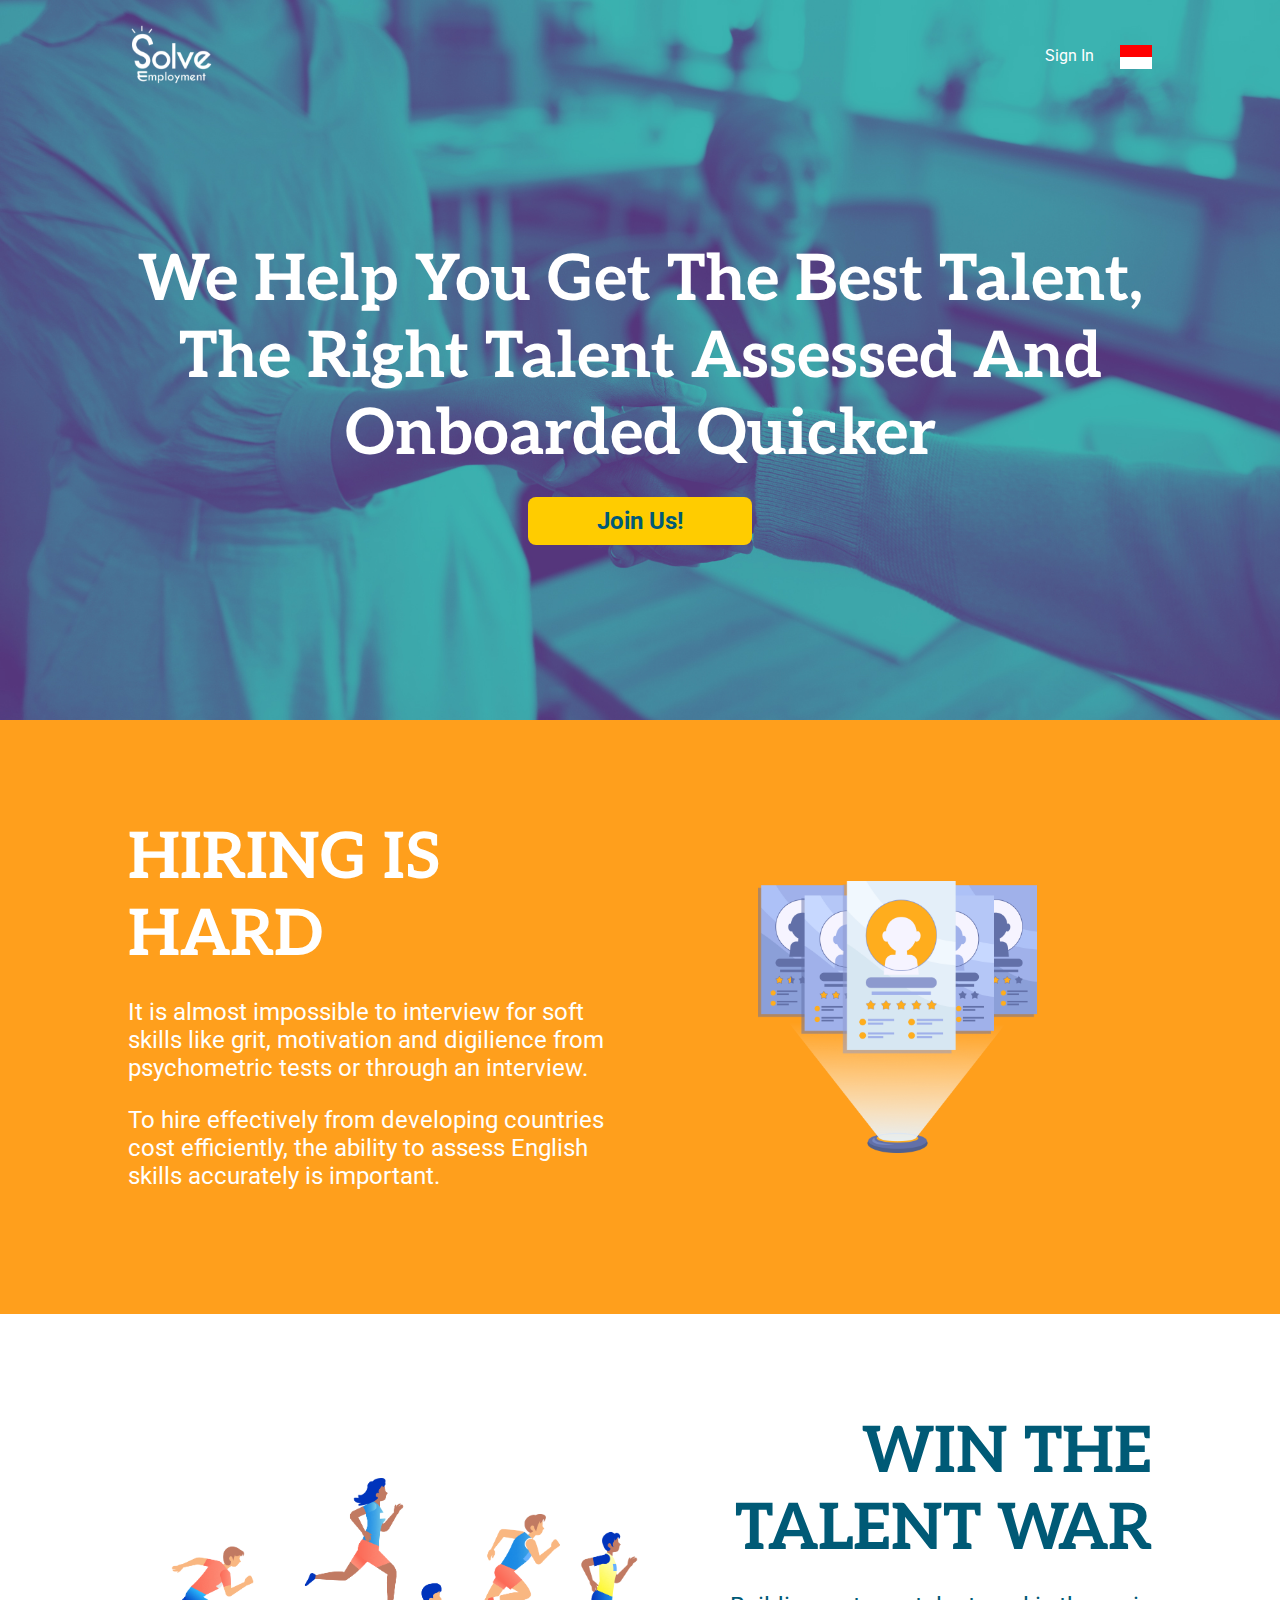
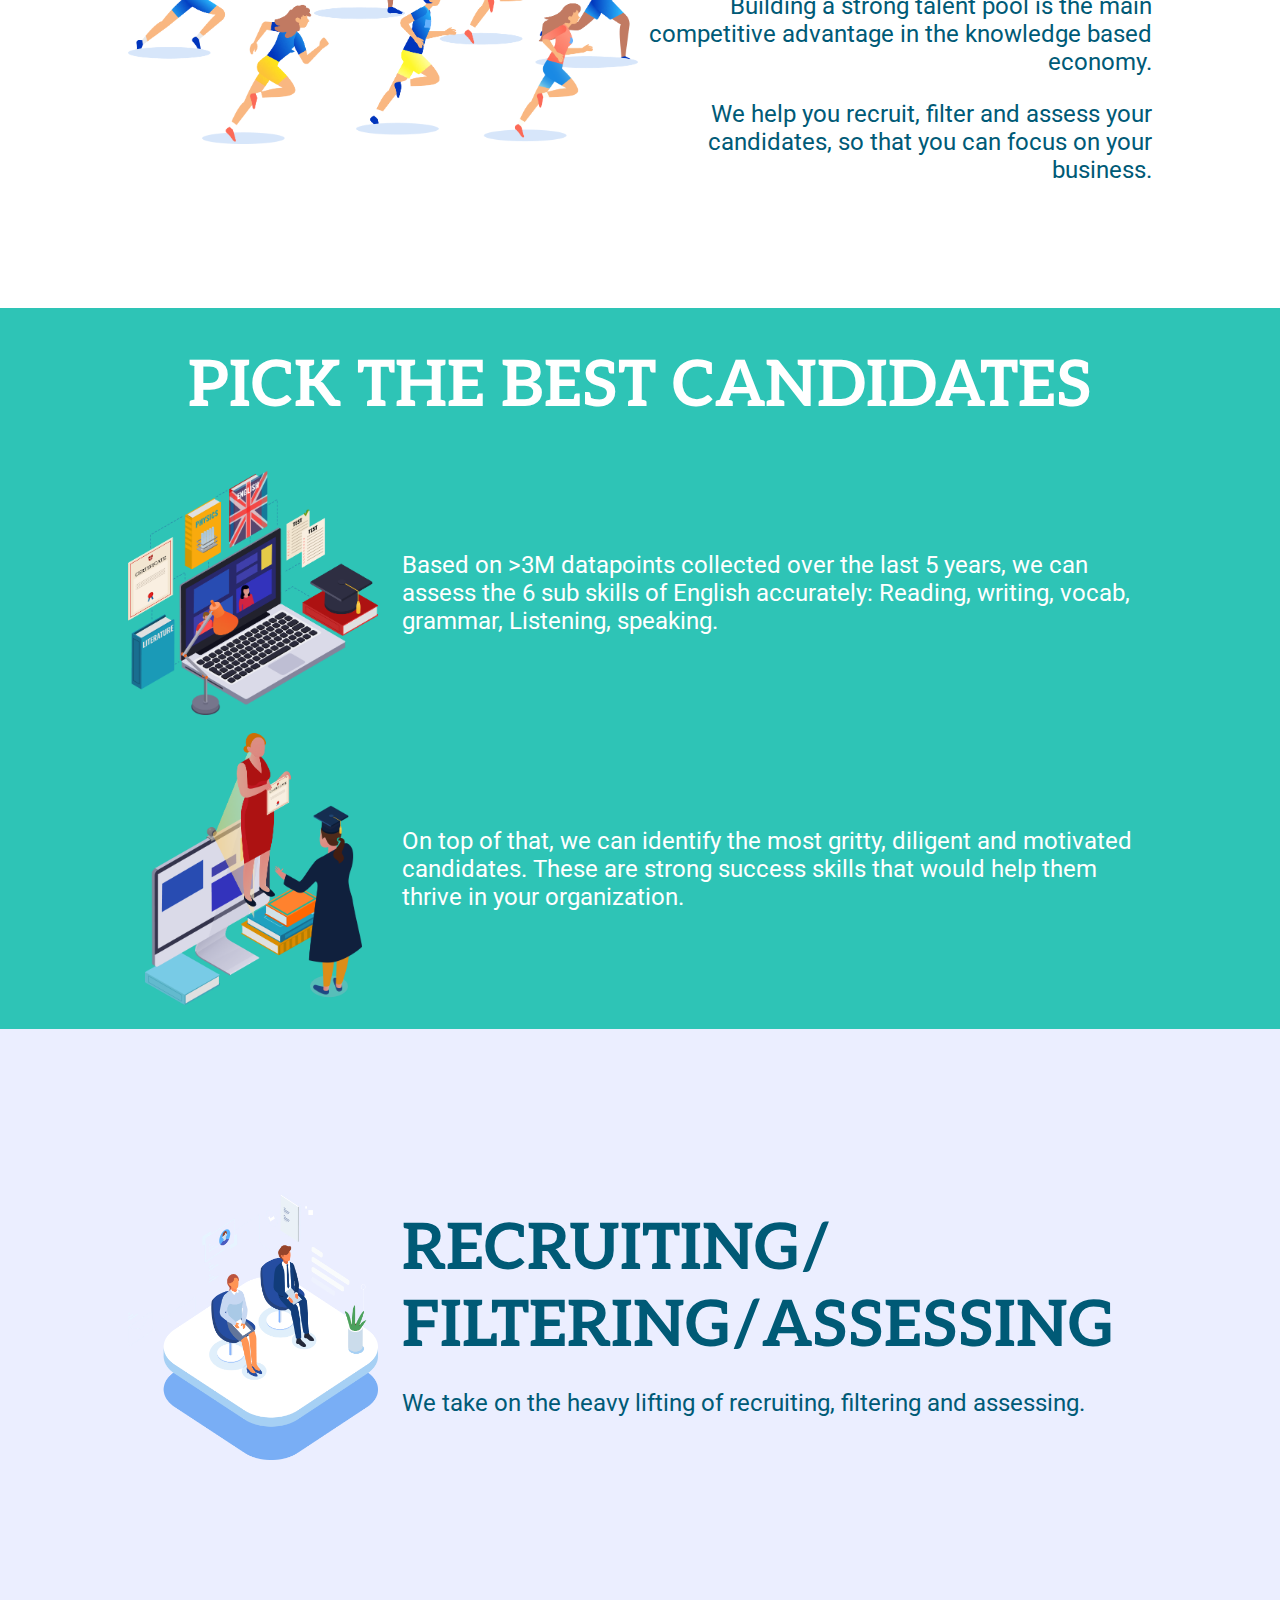
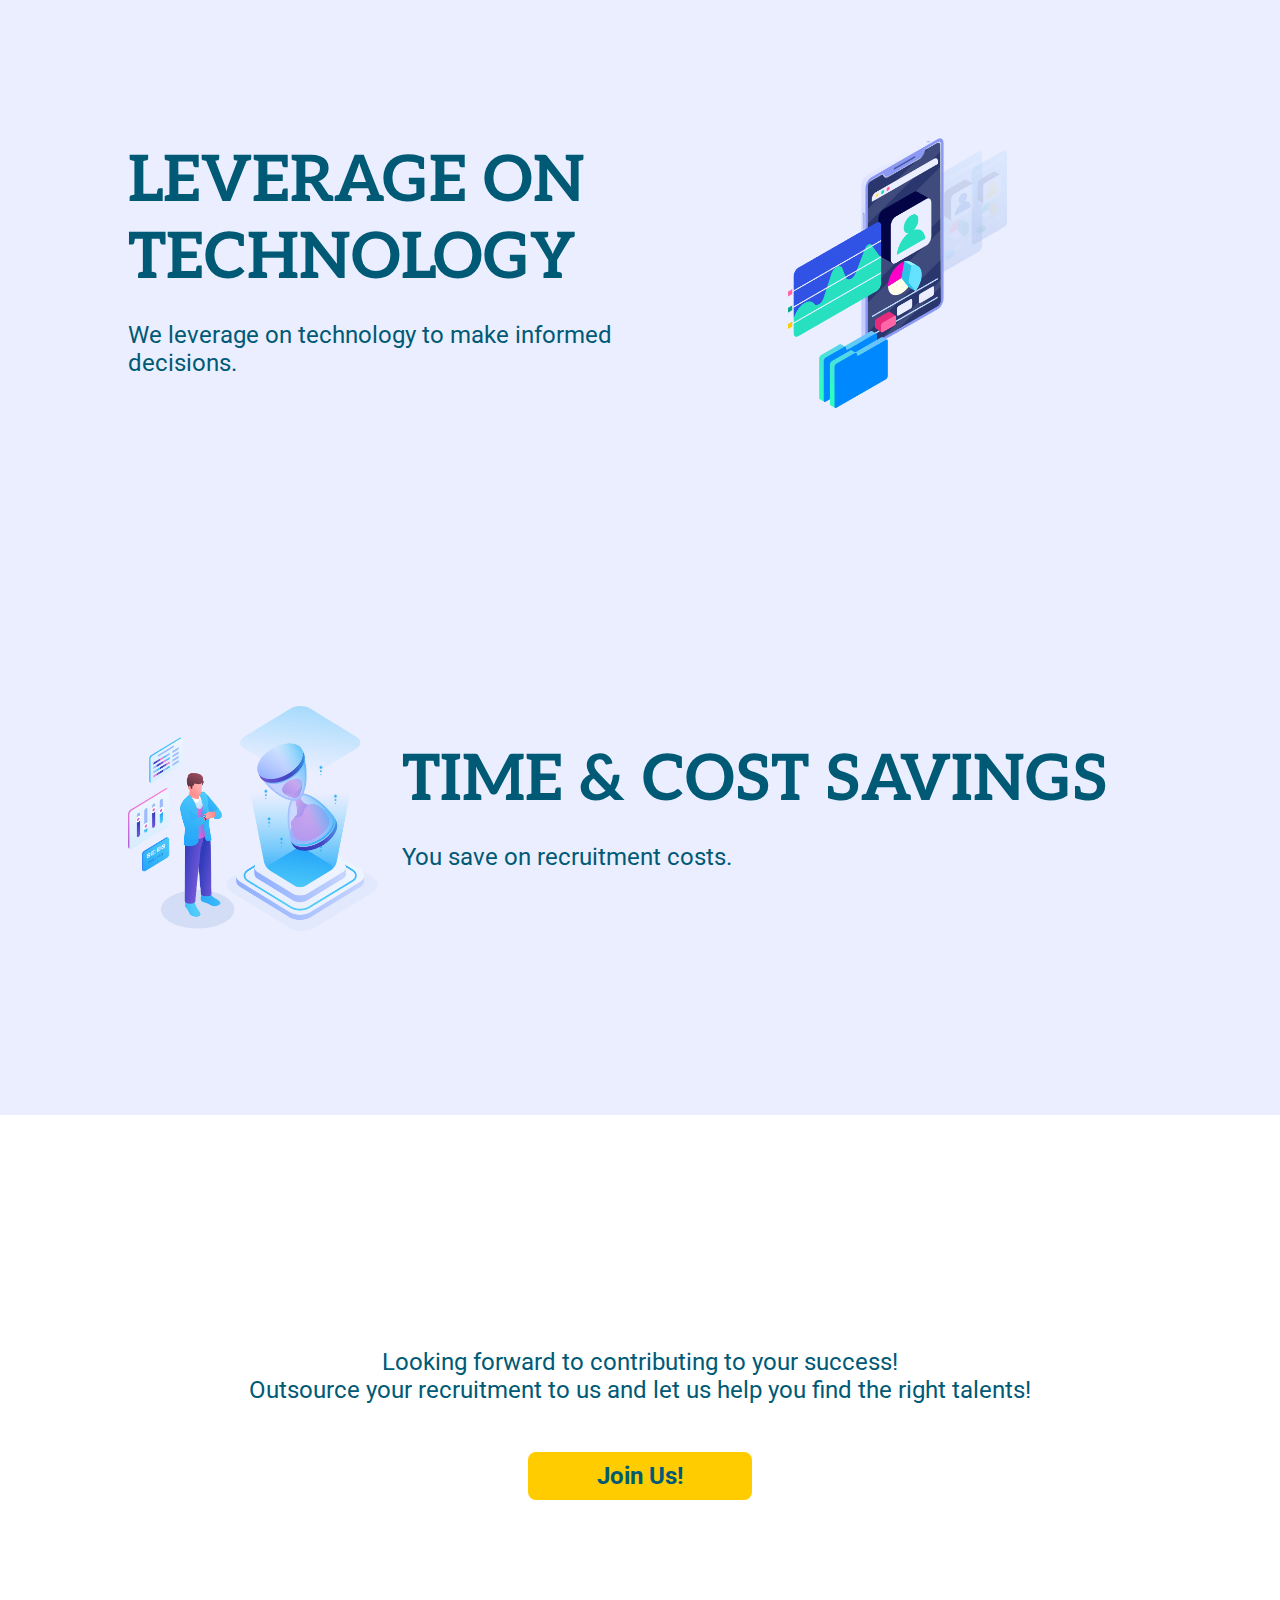
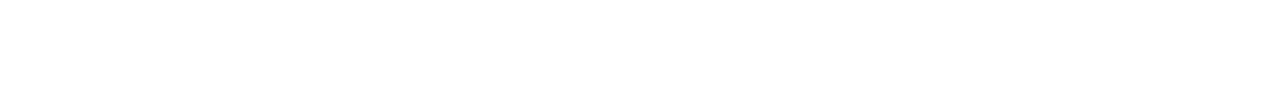
<file: index.html>
<!DOCTYPE html>
<html lang="en">
<head>
  <meta charset="UTF-8">
  <meta http-equiv="X-UA-Compatible" content="IE=edge">
  <meta name="viewport" content="width=device-width, initial-scale=1.0">
  <title>Solve Employment</title>
  <meta name="description" content="We help you get the best talent, the right talent assessed and onboarded quicker">
  <link href="icon-192.png" rel="apple-touch-icon" sizes="any">
  <link href="icon-192.png" rel="icon" sizes="any">
  <link href="manifest.json" rel="manifest">
  <link href="https://fonts.googleapis.com" rel="preconnect">
  <link href="https://fonts.gstatic.com" rel="preconnect" crossorigin>
  <link href="https://fonts.googleapis.com/css2?family=Aleo:wght@700&family=Roboto&display=swap" rel="preload" as="style">
  <link href="https://fonts.googleapis.com/css2?family=Aleo:wght@700&family=Roboto&display=swap" rel="stylesheet">
  <link href="style.css" rel="preload" as="style">
  <link href="style.css" rel="stylesheet">
</head>
<body>
  <header>
    <div class="wrapper">
      <div>
        <img alt="icon" aria-hidden="true" height="62" src="logo.svg" width="87">
      </div>
      <div>
        <span class="welcome"></span>
        <button class="sign-in">Sign In</button>
        <a href="id" class="lang" lang="id">
          <span class="visuallyhidden">Bahasa Indonesia</span>
        </a>
      </div>
      <div>
        <h1 class="visuallyhidden">Solve Employment</h1>
        <p class="font-size--large">We help you get the best talent, the right talent assessed and onboarded quicker</p>
        <button class="join-us">Join Us!</button>
      </div>
    </div>
  </header>
  <main>
    <section>
      <div class="wrapper">
        <div>
          <h2 class="font-size--large">Hiring is Hard</h2>
          <p>It is almost impossible to interview for soft skills like grit, motivation and digilience from psychometric tests or through an interview.</p>
          <p>To hire effectively from developing countries cost efficiently, the ability to assess English skills accurately is important.</p>
        </div>
        <div class="frame one"></div>
      </div>
    </section>
    <section>
      <div class="wrapper">
        <div>
          <h2 class="font-size--large">Win The Talent War</h2>
          <p>Building a strong talent pool is the main competitive advantage in the knowledge based economy.</p>
          <p>We help you recruit, filter and assess your candidates, so that you can focus on your business.</p>
        </div>
        <div class="frame two"></div>
      </div>
    </section>
    <section>
      <h2 class="font-size--large">Pick The Best Candidates</h2>
      <div class="wrapper reverse">
        <div class="frame three"></div>
        <p>Based on >3M datapoints collected over the last 5 years, we can assess the 6 sub skills of English accurately: Reading, writing, vocab, grammar, Listening, speaking.</p>
        <div class="frame four"></div>
        <p>On top of that, we can identify the most gritty, diligent and motivated candidates. These are strong success skills that would help them thrive in your organization.</p>
      </div>
    </section>
    <section>
      <div class="wrapper reverse">
        <div class="frame five"></div>
        <div>
          <h2 class="font-size--large">Recruiting/<wbr>Filtering/<wbr>Assessing</h2>
          <p>We take on the heavy lifting of recruiting, filtering and assessing.</p>
        </div>
      </div>
      <div class="wrapper">
        <div>
          <h2 class="font-size--large">Leverage on Technology</h2>
          <p>We leverage on technology to make informed decisions.</p>
        </div>
        <div class="frame six"></div>
      </div>
      <div class="wrapper reverse">
        <div class="frame seven"></div>
        <div>
          <h2 class="font-size--large">Time &amp; Cost Savings</h2>
          <p>You save on recruitment costs.</p>
        </div>
      </div>
    </section>
  </main>
  <footer>
    <div class="wrapper">
      <div>
        <p>Looking forward to contributing to your success!<br>Outsource your recruitment to us and let us help you find the right talents!</p>
        <button class="join-us">Join Us!</button>
      </div>
    </div>
  </footer>
  <dialog>
    <form name="signIn">
      <h2>Sign In</h2>
      <p>
        <label>
          <span>Email:</span>
          <br>
          <input type="email" name="email" required>
        </label>
      </p>
      <p>
        <label>
          <span>Password:</span>
          <br>
          <input type="password" name="password" minlength="6" required>
        </label>
      </p>
      <p>
        <button>Submit</button>
        <button class="close" type="button">Close</button>
      </p>
    </form>
    <p class="progress" hidden>
      <progress></progress>
    </p>
  </dialog>
  <script src="script.js" type="module"></script>
  <noscript>🤖 Aplikasi web ini butuh JavaScript. Harap aktifkan.</noscript>
</body>
</html>
</file>
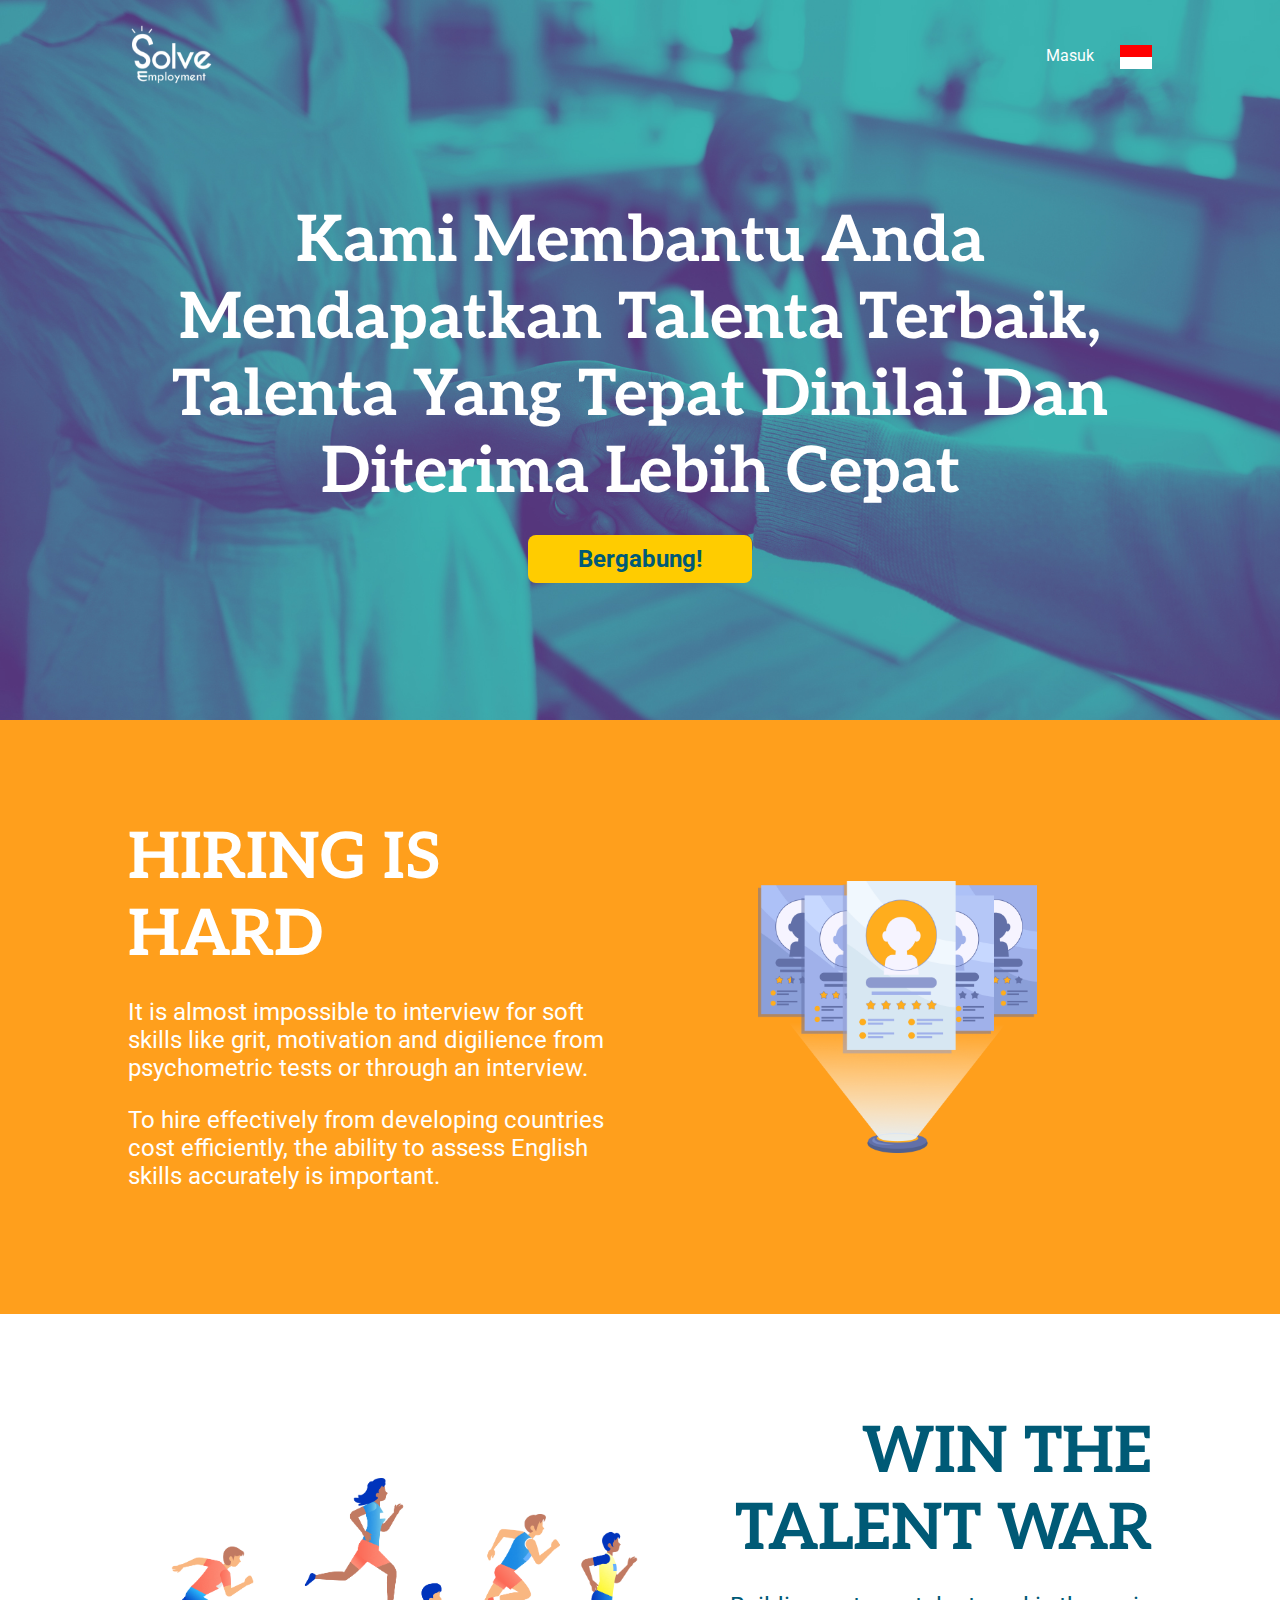
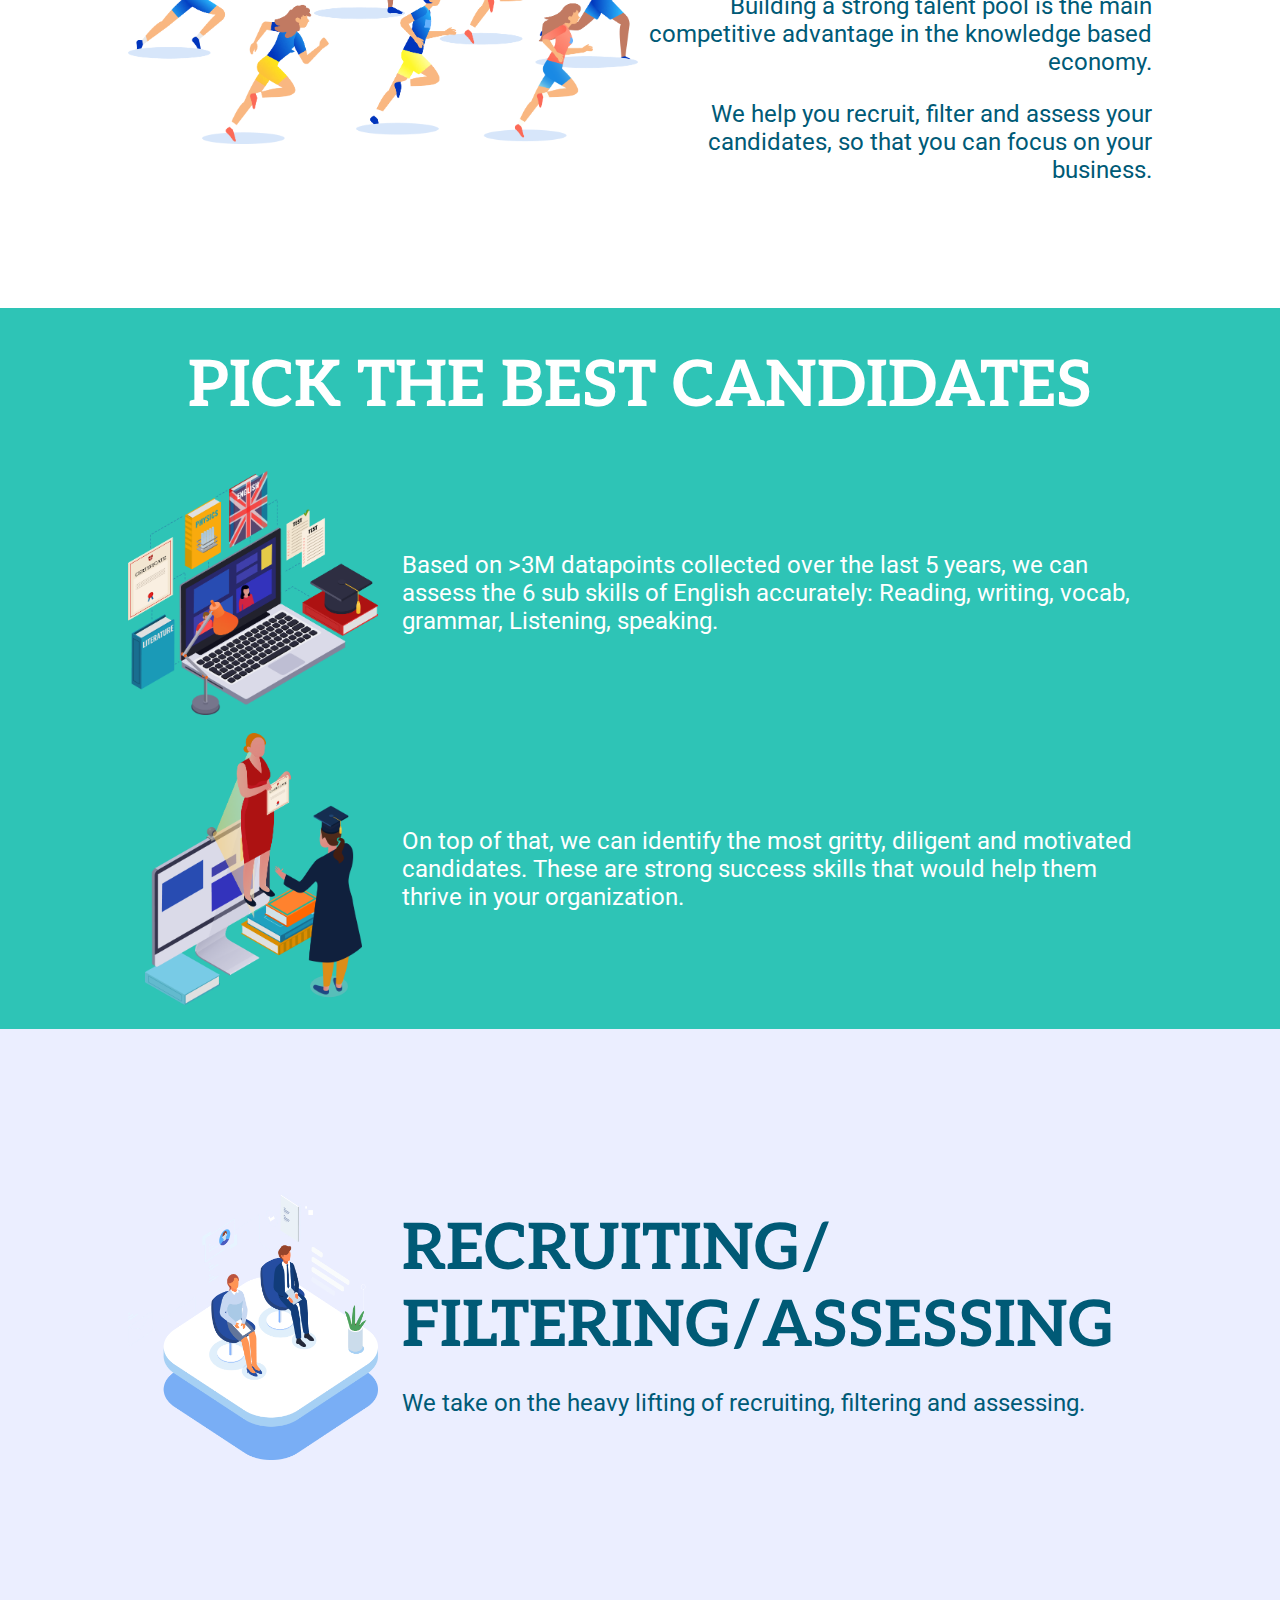
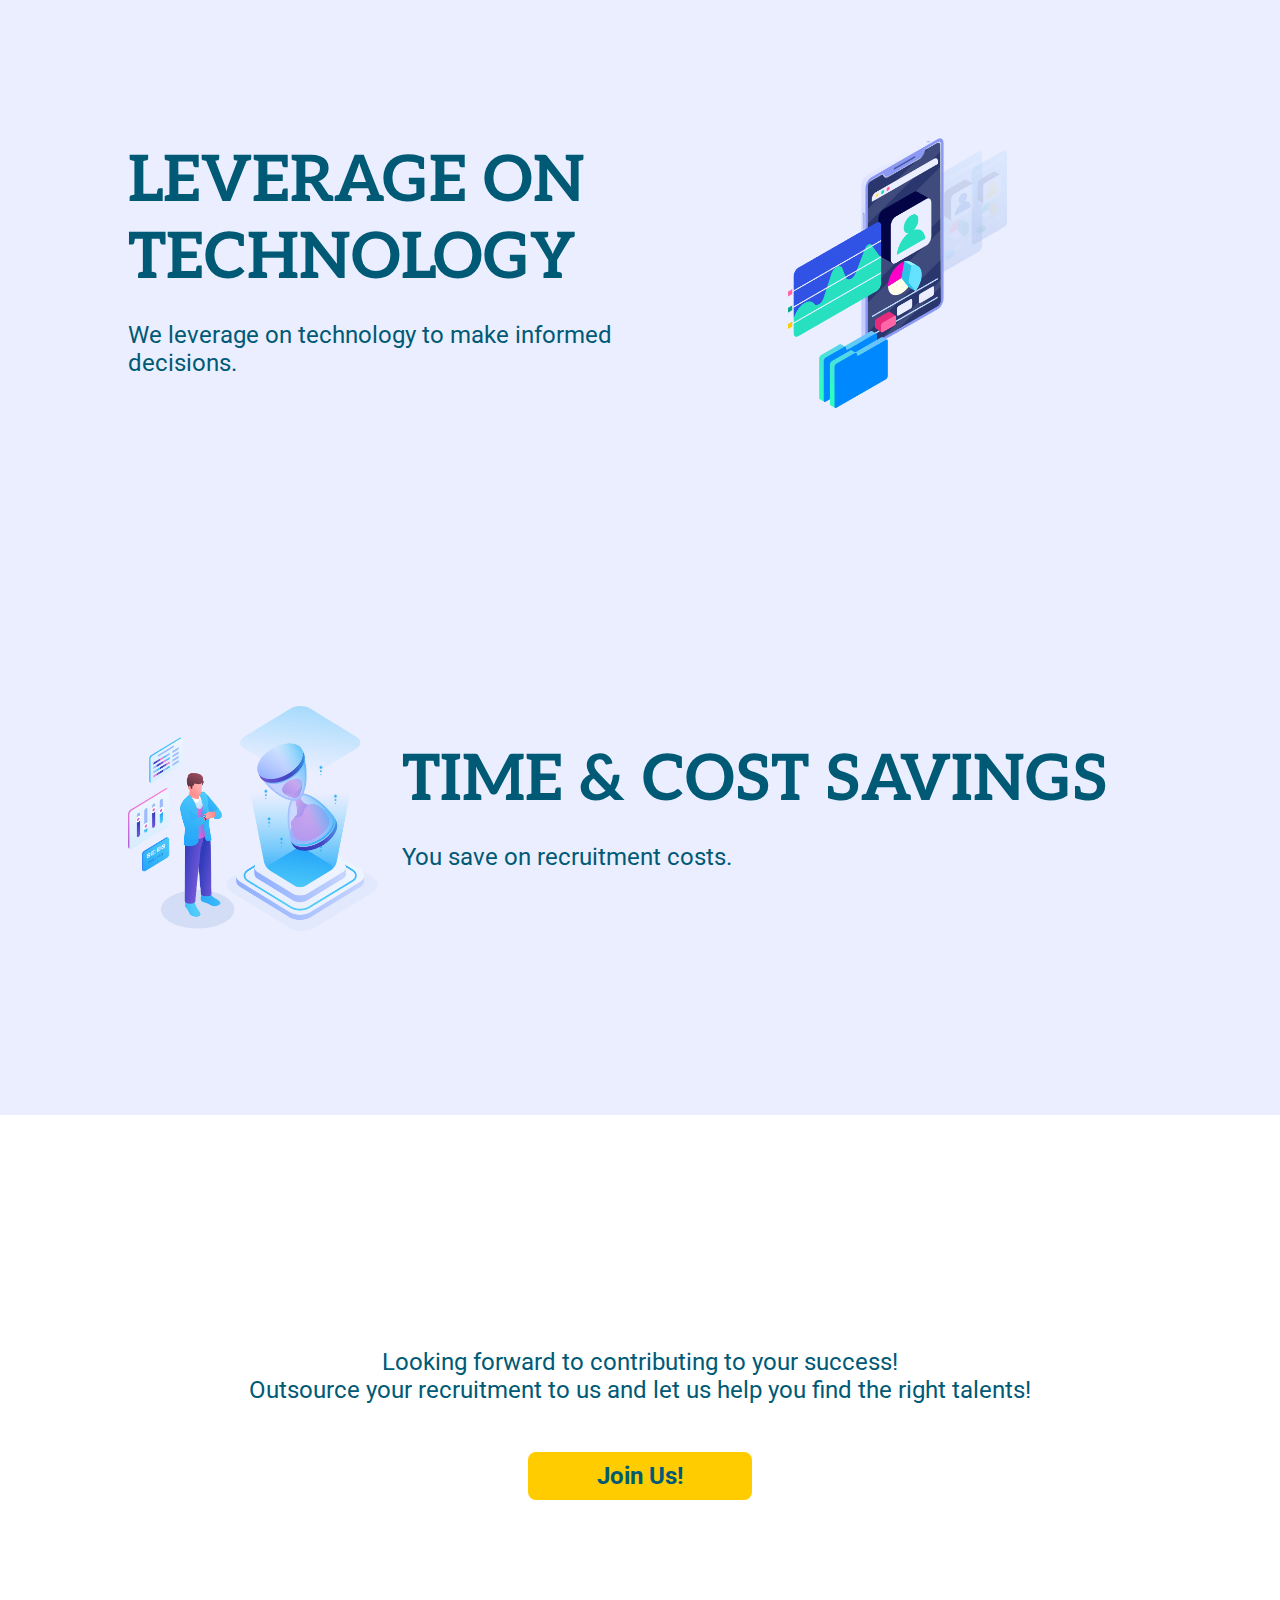
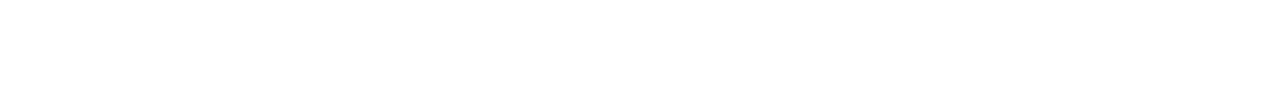
<file: id/index.html>
<!DOCTYPE html>
<html lang="id">
<head>
  <meta charset="UTF-8">
  <meta http-equiv="X-UA-Compatible" content="IE=edge">
  <meta name="viewport" content="width=device-width, initial-scale=1.0">
  <title>Solve Employment</title>
  <meta name="description" content="Kami membantu Anda mendapatkan talenta terbaik, talenta yang tepat dinilai dan diterima lebih cepat">
  <link href="../icon-192.png" rel="apple-touch-icon" sizes="any">
  <link href="../icon-192.png" rel="icon" sizes="any">
  <link href="../manifest.json" rel="manifest">
  <link href="https://fonts.googleapis.com" rel="preconnect">
  <link href="https://fonts.gstatic.com" rel="preconnect" crossorigin>
  <link href="https://fonts.googleapis.com/css2?family=Aleo:wght@700&family=Roboto&display=swap" rel="preload" as="style">
  <link href="https://fonts.googleapis.com/css2?family=Aleo:wght@700&family=Roboto&display=swap" rel="stylesheet">
  <link href="../style.css" rel="preload" as="style">
  <link href="../style.css" rel="stylesheet">
</head>
<body>
  <header>
    <div class="wrapper">
      <div>
        <img alt="icon" aria-hidden="true" height="62" src="../logo.svg" width="87">
      </div>
      <div>
        <button class="sign-in">Masuk</button>
        <a href=".." class="lang" lang="en">
          <span class="visuallyhidden">English</span>
        </a>
      </div>
      <div>
        <h1 class="visuallyhidden">Solve Employment</h1>
        <p class="font-size--large">Kami membantu Anda mendapatkan talenta terbaik, talenta yang tepat dinilai dan diterima lebih cepat</p>
        <button class="join-us">Bergabung!</button>
      </div>
    </div>
  </header>
  <main>
    <section>
      <div class="wrapper">
        <div>
          <h2 class="font-size--large">Hiring is Hard</h2>
          <p>It is almost impossible to interview for soft skills like grit, motivation and digilience from psychometric tests or through an interview.</p>
          <p>To hire effectively from developing countries cost efficiently, the ability to assess English skills accurately is important.</p>
        </div>
        <div class="frame one"></div>
      </div>
    </section>
    <section>
      <div class="wrapper">
        <div>
          <h2 class="font-size--large">Win The Talent War</h2>
          <p>Building a strong talent pool is the main competitive advantage in the knowledge based economy.</p>
          <p>We help you recruit, filter and assess your candidates, so that you can focus on your business.</p>
        </div>
        <div class="frame two"></div>
      </div>
    </section>
    <section>
      <h2 class="font-size--large">Pick The Best Candidates</h2>
      <div class="wrapper reverse">
        <div class="frame three"></div>
        <p>Based on >3M datapoints collected over the last 5 years, we can assess the 6 sub skills of English accurately: Reading, writing, vocab, grammar, Listening, speaking.</p>
        <div class="frame four"></div>
        <p>On top of that, we can identify the most gritty, diligent and motivated candidates. These are strong success skills that would help them thrive in your organization.</p>
      </div>
    </section>
    <section>
      <div class="wrapper reverse">
        <div class="frame five"></div>
        <div>
          <h2 class="font-size--large">Recruiting/<wbr>Filtering/<wbr>Assessing</h2>
          <p>We take on the heavy lifting of recruiting, filtering and assessing.</p>
        </div>
      </div>
      <div class="wrapper">
        <div>
          <h2 class="font-size--large">Leverage on Technology</h2>
          <p>We leverage on technology to make informed decisions.</p>
        </div>
        <div class="frame six"></div>
      </div>
      <div class="wrapper reverse">
        <div class="frame seven"></div>
        <div>
          <h2 class="font-size--large">Time &amp; Cost Savings</h2>
          <p>You save on recruitment costs.</p>
        </div>
      </div>
    </section>
  </main>
  <footer>
    <div class="wrapper">
      <div>
        <p>Looking forward to contributing to your success!<br>Outsource your recruitment to us and let us help you find the right talents!</p>
        <button class="join-us">Join Us!</button>
      </div>
    </div>
  </footer>
  <noscript>🤖 Aplikasi web ini butuh JavaScript. Harap aktifkan.</noscript>
</body>
</html>
</file>
<file: style.css>
a.lang {
  border-block: 12px solid;
  border-block-end-color: white;
  color: red;
  display: inline-block;
  height: 0;
  margin-left: 1rem;
  text-decoration: unset;
  vertical-align: middle;
  width: 32px;
}

body {
  font-family: 'Roboto', sans-serif;
  margin: auto;
  max-width: 100%;
}

button {
  font-family: 'Roboto';
  font-size: inherit;
  font-style: inherit;
}

button.join-us {
  background-color: #FFCC00;
  border-radius: .5rem;
  border: unset;
  color: #005A76;
  font-size: 1.5em;
  font-weight: 700;
  height: 3rem;
  margin-top: 1.5rem;
  width: 14rem;
}

button.sign-in {
  background: unset;
  border: unset;
  color: white;
  cursor: pointer;
}

footer {
  color: #005A76;
  text-align: center;
  padding: 1.5rem;
}

footer p {
  font-size: 1.5em;
}

footer .wrapper {
  align-items: center;
  display: grid;
  margin-inline: auto;
  max-width: 1024px;
  min-height: calc(66vh - 3rem);
}

h2.font-size--large {
  text-transform: uppercase;
}

header {
  background-color: #2ec4b6;
  background-image: url(banner.jpg);
  background-position: center;
  background-repeat: no-repeat;
  background-size: cover;
  color: #fff;
  padding: 1.5rem;
}

header .wrapper {
  align-items: center;
  display: grid;
  grid-template-columns: 1fr max-content;
  grid-template-rows: max-content 1fr;
  min-height: calc(80vh - 3rem);
  margin-inline: auto;
  max-width: 1024px;
}

header .wrapper div:last-child {
  grid-column: span 2;
  text-align: center;
}

main p {
  font-size: 1.5em;
}

main section {
  padding: 1.5rem;
}

main section:first-child {
  background-color: #FF9F1C;
  color: white;
}

main section:nth-child(2) {
  color: #005A76;
}

main section:nth-child(3) {
  background-color: #2EC4B6;
  color: white;
}

main section:nth-child(3) .font-size--large {
  margin-block: 1rem 2rem;
  text-align: center;
}

main section:nth-child(4) {
  background-color: #EBEEFF;
  color: #005A76;
}

main .wrapper {
  align-items: center;
  display: grid;
  grid-gap: .25rem;
  margin-inline: auto;
  max-width: 1024px;
  min-height: calc(66vh - 3rem);
}

.font-size--large {
  font-family: 'Aleo', serif;
  font-weight: 700;
  margin-block: unset;
  text-transform: capitalize;
}

.frame {
  background-position: center;
  background-repeat: no-repeat;
  background-size: contain;
  min-height: 272px;
}

.frame.one {
  background-image: url(Frame.png);
}

.frame.two {
  background-image: url(Frame-2.png);
}

.frame.three {
  background-image: url(Frame-3.png);
}

.frame.four {
  background-image: url(Frame-4.png);
}

.frame.five {
  background-image: url(Frame-6.png);
}

.frame.six {
  background-image: url(Frame-5.png);
}

.frame.seven {
  background-image: url(Frame-1.png);
}

.visuallyhidden {
  border: 0;
  clip: rect(0 0 0 0);
  height: 1px;
  margin: -1px;
  overflow: hidden;
  padding: 0;
  position: absolute;
  width: 1px;
}

@media (max-width: 767px) {
  .font-size--large {
    font-size: 2em;
  }
}

@media (min-width: 768px) and (max-width: 1023px) {
  main section:nth-child(2) {
    text-align: end;
  }

  main section:nth-child(2) .frame {
    grid-column-start: 1;
    grid-row-start: 1;
  }

  main .wrapper {
    grid-template-columns: 1fr 1fr;
  }

  main .wrapper.reverse {
    grid-column-gap: 3rem;
    grid-template-columns: 1fr 2fr;
  }

  .font-size--large {
    font-size: 3em;
  }
}

@media (min-width: 1024px) {
  main section:nth-child(2) {
    text-align: end;
  }

  main section:nth-child(2) .frame {
    grid-column-start: 1;
    grid-row-start: 1;
  }

  main .wrapper {
    grid-template-columns: 1fr 1fr;
  }

  main .wrapper.reverse {
    grid-column-gap: 1.5rem;
    grid-template-columns: 1fr 3fr;
  }

  .font-size--large {
    font-size: 4em;
  }
}
</file>
